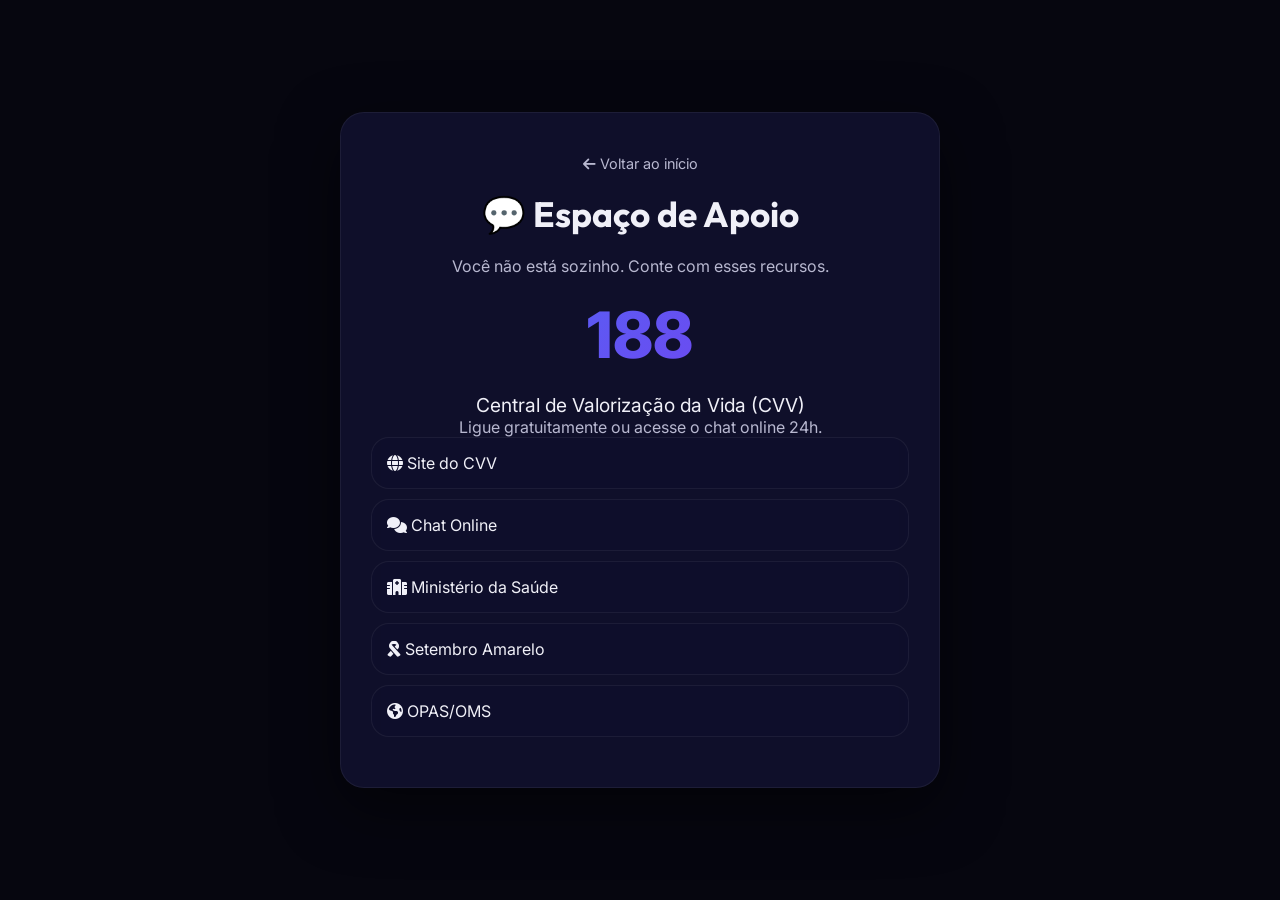
<file: apoio.html>
<!DOCTYPE html>
<html lang="pt-BR">
<head>
    <meta charset="UTF-8">
    <meta name="viewport" content="width=device-width, initial-scale=1.0">
    <title>Espaço de Apoio · Mente em Equilíbrio</title>
    <link rel="preconnect" href="https://fonts.googleapis.com">
    <link rel="preconnect" href="https://fonts.gstatic.com" crossorigin>
    <link href="https://fonts.googleapis.com/css2?family=Inter:wght@300;400;500;600;700;800;900&family=Outfit:wght@300;400;500;600;700;800;900&family=Space+Grotesk:wght@400;500;600;700&display=swap" rel="stylesheet">
    <link rel="stylesheet" href="https://cdnjs.cloudflare.com/ajax/libs/font-awesome/6.5.1/css/all.min.css">
    <style>
        :root {
            --bg-deep: #06060f;
            --bg-glass: rgba(15,15,45,0.55);
            --bg-glass-strong: rgba(20,20,55,0.7);
            --border-glass: rgba(255,255,255,0.06);
            --border-glass-hover: rgba(255,255,255,0.14);
            --text-primary: #f0f0f8;
            --text-secondary: #b8b8d0;
            --accent-cyan: #06b6d4;
            --gradient-blue-purple: linear-gradient(135deg, #4a6cf7, #7c3aed);
            --glow-cyan: 0 0 30px rgba(6,182,212,0.2);
            --radius-lg: 24px;
            --radius-md: 18px;
            --font-display: 'Outfit', sans-serif;
            --font-body: 'Inter', sans-serif;
            --transition-fast: 0.2s ease;
        }
        * { margin:0; padding:0; box-sizing:border-box; }
        body {
            font-family: var(--font-body);
            background: var(--bg-deep);
            color: var(--text-primary);
            min-height: 100vh;
            display: flex;
            align-items: center;
            justify-content: center;
            padding: 20px;
        }
        .subpage-content {
            background: var(--bg-glass-strong);
            backdrop-filter: blur(24px);
            border: 1px solid var(--border-glass);
            border-radius: var(--radius-lg);
            padding: 40px 30px;
            max-width: 600px;
            width: 100%;
            text-align: center;
            box-shadow: 0 20px 60px rgba(0,0,0,0.5);
        }
        .subpage-title {
            font-family: var(--font-display);
            font-size: 2.2rem;
            font-weight: 700;
            margin-bottom: 20px;
        }
        .support-number {
            font-size: 4rem;
            font-weight: 800;
            background: var(--gradient-blue-purple);
            -webkit-background-clip: text;
            -webkit-text-fill-color: transparent;
            background-clip: text;
            margin: 20px 0;
        }
        .support-links a {
            display: block;
            background: var(--bg-glass);
            border: 1px solid var(--border-glass);
            border-radius: var(--radius-md);
            padding: 15px;
            margin-bottom: 10px;
            color: var(--text-primary);
            text-decoration: none;
            transition: all var(--transition-fast);
            text-align: left;
        }
        .support-links a:hover {
            border-color: var(--accent-cyan);
            box-shadow: var(--glow-cyan);
        }
        .back-link { color: var(--text-secondary); text-decoration: none; font-size: 0.9rem; margin-bottom: 20px; display: inline-block; }
        .back-link:hover { color: #fff; }
    </style>
</head>
<body>
    <div class="subpage-content">
        <a href="index.html" class="back-link"><i class="fa-solid fa-arrow-left"></i> Voltar ao início</a>
        <h2 class="subpage-title">💬 Espaço de Apoio</h2>
        <p style="color:var(--text-secondary);">Você não está sozinho. Conte com esses recursos.</p>
        <div class="support-number">188</div>
        <p style="font-size:1.2rem;">Central de Valorização da Vida (CVV)</p>
        <p style="color:var(--text-secondary);">Ligue gratuitamente ou acesse o chat online 24h.</p>
        <div class="support-links">
            <a href="https://www.cvv.org.br" target="_blank"><i class="fa-solid fa-globe"></i> Site do CVV</a>
            <a href="https://www.cvv.org.br/chat" target="_blank"><i class="fa-solid fa-comments"></i> Chat Online</a>
            <a href="https://www.gov.br/saude" target="_blank"><i class="fa-solid fa-hospital"></i> Ministério da Saúde</a>
            <a href="https://www.setembroamarelo.com" target="_blank"><i class="fa-solid fa-ribbon"></i> Setembro Amarelo</a>
            <a href="https://www.paho.org" target="_blank"><i class="fa-solid fa-earth-americas"></i> OPAS/OMS</a>
        </div>
    </div>
</body>
</html>
</file>
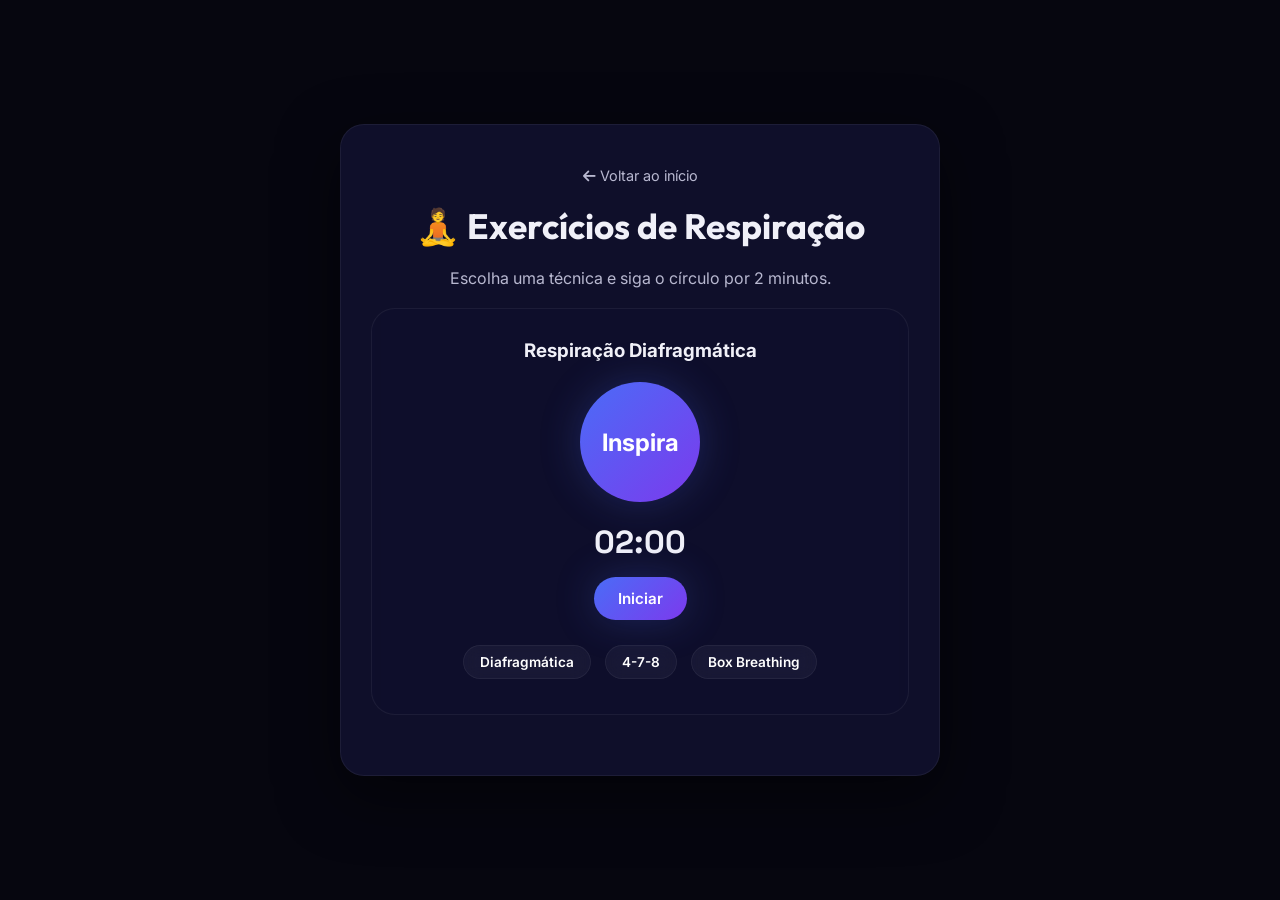
<file: exercicios.html>
<!DOCTYPE html>
<html lang="pt-BR">
<head>
    <meta charset="UTF-8">
    <meta name="viewport" content="width=device-width, initial-scale=1.0">
    <title>Exercícios de Respiração · Mente em Equilíbrio</title>
    <link rel="preconnect" href="https://fonts.googleapis.com">
    <link rel="preconnect" href="https://fonts.gstatic.com" crossorigin>
    <link href="https://fonts.googleapis.com/css2?family=Inter:wght@300;400;500;600;700;800;900&family=Outfit:wght@300;400;500;600;700;800;900&family=Space+Grotesk:wght@400;500;600;700&display=swap" rel="stylesheet">
    <link rel="stylesheet" href="https://cdnjs.cloudflare.com/ajax/libs/font-awesome/6.5.1/css/all.min.css">
    <style>
        :root {
            --bg-deep: #06060f;
            --bg-glass: rgba(15,15,45,0.55);
            --bg-glass-strong: rgba(20,20,55,0.7);
            --border-glass: rgba(255,255,255,0.06);
            --border-glass-hover: rgba(255,255,255,0.14);
            --text-primary: #f0f0f8;
            --text-secondary: #b8b8d0;
            --accent-cyan: #06b6d4;
            --accent-cyan-light: #22d3ee;
            --gradient-blue-purple: linear-gradient(135deg, #4a6cf7, #7c3aed);
            --gradient-cyan-teal: linear-gradient(135deg, #06b6d4, #14b8a6);
            --glow-blue: 0 0 40px rgba(74,108,247,0.25);
            --glow-cyan: 0 0 30px rgba(6,182,212,0.2);
            --radius-lg: 24px;
            --font-display: 'Outfit', sans-serif;
            --font-body: 'Inter', sans-serif;
            --transition-fast: 0.2s ease;
            --transition-smooth: 0.35s ease;
        }
        * { margin:0; padding:0; box-sizing:border-box; }
        body {
            font-family: var(--font-body);
            background: var(--bg-deep);
            color: var(--text-primary);
            min-height: 100vh;
            display: flex;
            align-items: center;
            justify-content: center;
            padding: 20px;
        }
        .subpage-content {
            background: var(--bg-glass-strong);
            backdrop-filter: blur(24px);
            border: 1px solid var(--border-glass);
            border-radius: var(--radius-lg);
            padding: 40px 30px;
            max-width: 600px;
            width: 100%;
            text-align: center;
            box-shadow: 0 20px 60px rgba(0,0,0,0.5);
        }
        .subpage-title {
            font-family: var(--font-display);
            font-size: 2.2rem;
            font-weight: 700;
            margin-bottom: 20px;
        }
        .breathing-exercise {
            background: var(--bg-glass);
            border: 1px solid var(--border-glass);
            border-radius: var(--radius-lg);
            padding: 30px;
            margin: 20px 0;
        }
        .breathing-circle {
            width: 120px;
            height: 120px;
            border-radius: 50%;
            background: var(--gradient-blue-purple);
            margin: 20px auto;
            display: flex;
            align-items: center;
            justify-content: center;
            font-size: 1.5rem;
            font-weight: 700;
            color: #fff;
            transition: transform 0.1s;
            box-shadow: var(--glow-blue);
        }
        .breathing-circle.inhale { transform: scale(1.3); background: var(--gradient-cyan-teal); }
        .breathing-circle.exhale { transform: scale(0.8); background: var(--gradient-blue-purple); }
        .breathing-timer {
            font-size: 2rem;
            font-weight: 700;
            margin: 10px 0;
            font-family: 'Space Grotesk', monospace;
        }
        .btn {
            display: inline-flex;
            align-items: center;
            gap: 8px;
            padding: 12px 24px;
            border-radius: 50px;
            font-weight: 600;
            font-size: 0.95rem;
            text-decoration: none;
            cursor: pointer;
            border: none;
            transition: all var(--transition-smooth);
            font-family: var(--font-body);
            margin: 5px;
        }
        .btn-primary { background: var(--gradient-blue-purple); color: #fff; box-shadow: var(--glow-blue); }
        .btn-primary:hover { box-shadow: 0 0 30px rgba(74,108,247,0.5); transform: translateY(-2px); }
        .btn-secondary { background: rgba(255,255,255,0.04); color: #fff; border: 1px solid var(--border-glass); backdrop-filter: blur(10px); }
        .btn-secondary:hover { background: rgba(255,255,255,0.1); border-color: var(--border-glass-hover); }
        .btn-sm { padding: 8px 16px; font-size: 0.85rem; }
        .back-link { color: var(--text-secondary); text-decoration: none; font-size: 0.9rem; margin-bottom: 20px; display: inline-block; }
        .back-link:hover { color: #fff; }
    </style>
</head>
<body>
    <div class="subpage-content">
        <a href="index.html" class="back-link"><i class="fa-solid fa-arrow-left"></i> Voltar ao início</a>
        <h2 class="subpage-title">🧘 Exercícios de Respiração</h2>
        <p style="color:var(--text-secondary); margin-bottom:20px;">Escolha uma técnica e siga o círculo por 2 minutos.</p>

        <div class="breathing-exercise" id="breathingBox">
            <h3 id="breathingName">Respiração Diafragmática</h3>
            <div class="breathing-circle" id="breathingCircle">Inspira</div>
            <div class="breathing-timer" id="breathingTimer">02:00</div>
            <button class="btn btn-primary" id="breathingStart">Iniciar</button>
            <div style="margin-top:15px;">
                <button class="btn btn-sm btn-secondary" onclick="switchBreathing(0)">Diafragmática</button>
                <button class="btn btn-sm btn-secondary" onclick="switchBreathing(1)">4-7-8</button>
                <button class="btn btn-sm btn-secondary" onclick="switchBreathing(2)">Box Breathing</button>
            </div>
        </div>
    </div>

    <script>
        const breathingCircle = document.getElementById('breathingCircle');
        const breathingTimer = document.getElementById('breathingTimer');
        const breathingStart = document.getElementById('breathingStart');
        const breathingName = document.getElementById('breathingName');
        let breathingInterval, timerInterval;
        let currentBreathing = 0;
        const breathingPatterns = [
            { name: 'Respiração Diafragmática', inhale: 4, exhale: 6 },
            { name: 'Respiração 4-7-8', inhale: 4, hold: 7, exhale: 8 },
            { name: 'Box Breathing', inhale: 4, hold: 4, exhale: 4, hold2: 4 }
        ];

        window.switchBreathing = (index) => {
            currentBreathing = index;
            breathingName.textContent = breathingPatterns[index].name;
            clearInterval(breathingInterval);
            clearInterval(timerInterval);
            breathingCircle.textContent = 'Pronto';
            breathingCircle.classList.remove('inhale', 'exhale');
            breathingTimer.textContent = '02:00';
            breathingStart.disabled = false;
        };

        breathingStart.addEventListener('click', () => {
            breathingStart.disabled = true;
            let timeLeft = 120;
            const pattern = breathingPatterns[currentBreathing];
            let step = 0, stepTime = 0;
            const steps = [];
            if (currentBreathing === 0) {
                steps.push({ name: 'Inspira', time: pattern.inhale, class: 'inhale' });
                steps.push({ name: 'Expira', time: pattern.exhale, class: 'exhale' });
            } else if (currentBreathing === 1) {
                steps.push({ name: 'Inspira', time: pattern.inhale, class: 'inhale' });
                steps.push({ name: 'Segura', time: pattern.hold, class: '' });
                steps.push({ name: 'Expira', time: pattern.exhale, class: 'exhale' });
            } else {
                steps.push({ name: 'Inspira', time: pattern.inhale, class: 'inhale' });
                steps.push({ name: 'Segura', time: pattern.hold, class: '' });
                steps.push({ name: 'Expira', time: pattern.exhale, class: 'exhale' });
                steps.push({ name: 'Segura', time: pattern.hold2, class: '' });
            }

            function runStep() {
                if (timeLeft <= 0) {
                    clearInterval(breathingInterval);
                    clearInterval(timerInterval);
                    breathingCircle.textContent = 'Fim';
                    breathingCircle.classList.remove('inhale', 'exhale');
                    breathingStart.disabled = false;
                    return;
                }
                const s = steps[step % steps.length];
                breathingCircle.textContent = s.name;
                breathingCircle.classList.remove('inhale', 'exhale');
                if (s.class) breathingCircle.classList.add(s.class);
                stepTime = s.time;
                step++;
            }
            runStep();
            breathingInterval = setInterval(() => {
                stepTime--;
                if (stepTime <= 0) runStep();
            }, 1000);
            timerInterval = setInterval(() => {
                timeLeft--;
                const min = Math.floor(timeLeft / 60);
                const sec = timeLeft % 60;
                breathingTimer.textContent = `${String(min).padStart(2, '0')}:${String(sec).padStart(2, '0')}`;
                if (timeLeft <= 0) clearInterval(timerInterval);
            }, 1000);
        });
    </script>
</body>
</html>
</file>
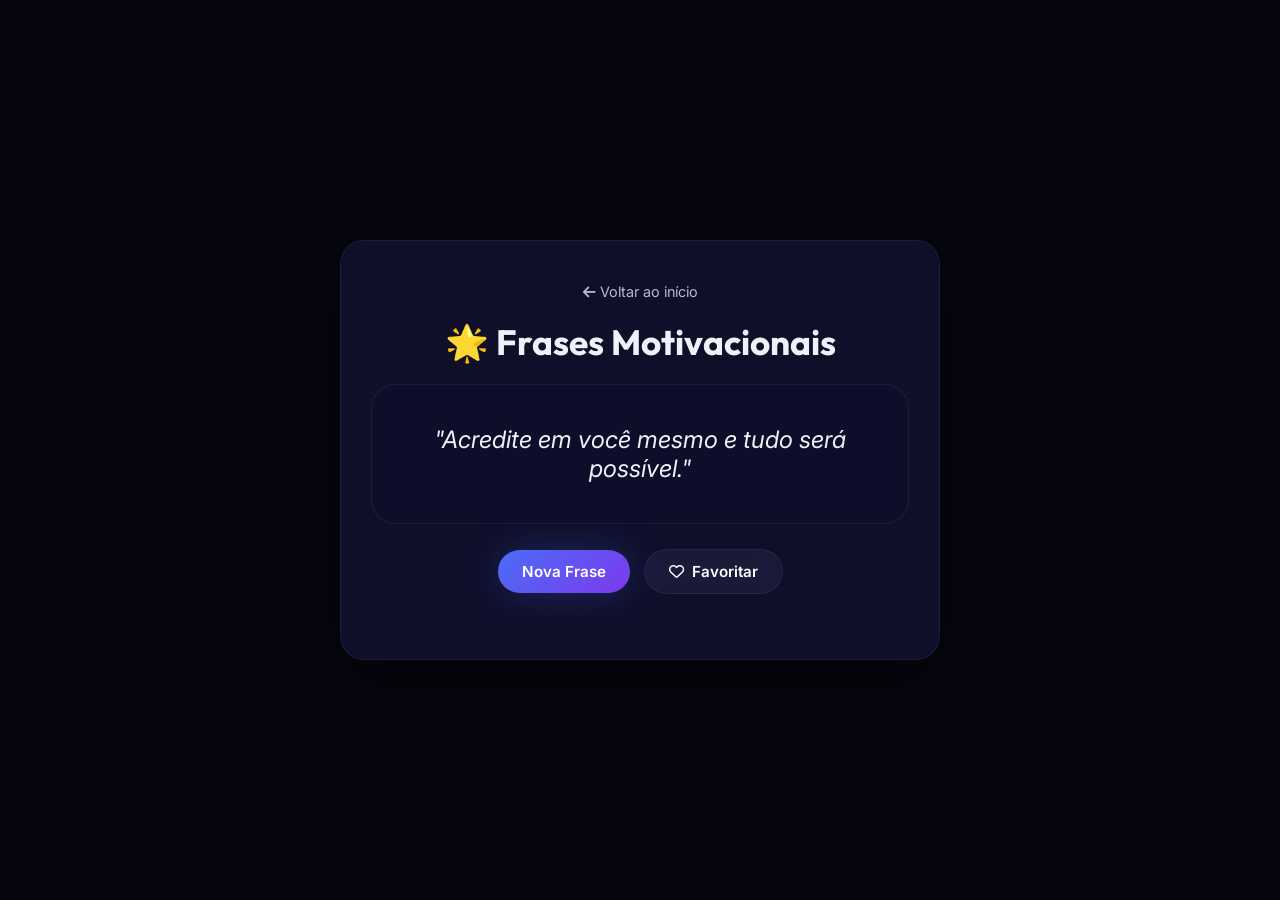
<file: frases.html>
<!DOCTYPE html>
<html lang="pt-BR">
<head>
    <meta charset="UTF-8">
    <meta name="viewport" content="width=device-width, initial-scale=1.0">
    <title>Frases Motivacionais · Mente em Equilíbrio</title>
    <link rel="preconnect" href="https://fonts.googleapis.com">
    <link rel="preconnect" href="https://fonts.gstatic.com" crossorigin>
    <link href="https://fonts.googleapis.com/css2?family=Inter:wght@300;400;500;600;700;800;900&family=Outfit:wght@300;400;500;600;700;800;900&family=Space+Grotesk:wght@400;500;600;700&display=swap" rel="stylesheet">
    <link rel="stylesheet" href="https://cdnjs.cloudflare.com/ajax/libs/font-awesome/6.5.1/css/all.min.css">
    <style>
        :root {
            --bg-deep: #06060f;
            --bg-glass: rgba(15,15,45,0.55);
            --bg-glass-strong: rgba(20,20,55,0.7);
            --border-glass: rgba(255,255,255,0.06);
            --border-glass-hover: rgba(255,255,255,0.14);
            --text-primary: #f0f0f8;
            --text-secondary: #b8b8d0;
            --accent-cyan: #06b6d4;
            --gradient-blue-purple: linear-gradient(135deg, #4a6cf7, #7c3aed);
            --glow-blue: 0 0 40px rgba(74,108,247,0.25);
            --radius-lg: 24px;
            --radius-md: 18px;
            --font-display: 'Outfit', sans-serif;
            --font-body: 'Inter', sans-serif;
            --transition-fast: 0.2s ease;
            --transition-smooth: 0.35s ease;
        }
        * { margin:0; padding:0; box-sizing:border-box; }
        body {
            font-family: var(--font-body);
            background: var(--bg-deep);
            color: var(--text-primary);
            min-height: 100vh;
            display: flex;
            align-items: center;
            justify-content: center;
            padding: 20px;
        }
        .subpage-content {
            background: var(--bg-glass-strong);
            backdrop-filter: blur(24px);
            border: 1px solid var(--border-glass);
            border-radius: var(--radius-lg);
            padding: 40px 30px;
            max-width: 600px;
            width: 100%;
            text-align: center;
            box-shadow: 0 20px 60px rgba(0,0,0,0.5);
        }
        .subpage-title {
            font-family: var(--font-display);
            font-size: 2.2rem;
            font-weight: 700;
            margin-bottom: 20px;
        }
        .quote-box {
            background: var(--bg-glass);
            border: 1px solid var(--border-glass);
            border-radius: var(--radius-lg);
            padding: 40px;
            text-align: center;
            font-size: 1.5rem;
            font-style: italic;
            margin: 20px 0;
        }
        .diary-entries {
            margin-top: 20px;
            text-align: left;
        }
        .diary-entry {
            background: var(--bg-glass);
            border: 1px solid var(--border-glass);
            border-radius: var(--radius-md);
            padding: 12px;
            margin-bottom: 8px;
            color: var(--text-secondary);
        }
        .btn {
            display: inline-flex;
            align-items: center;
            gap: 8px;
            padding: 12px 24px;
            border-radius: 50px;
            font-weight: 600;
            font-size: 0.95rem;
            text-decoration: none;
            cursor: pointer;
            border: none;
            transition: all var(--transition-smooth);
            font-family: var(--font-body);
            margin: 5px;
        }
        .btn-primary { background: var(--gradient-blue-purple); color: #fff; box-shadow: var(--glow-blue); }
        .btn-primary:hover { box-shadow: 0 0 30px rgba(74,108,247,0.5); transform: translateY(-2px); }
        .btn-secondary { background: rgba(255,255,255,0.04); color: #fff; border: 1px solid var(--border-glass); backdrop-filter: blur(10px); }
        .btn-secondary:hover { background: rgba(255,255,255,0.1); border-color: var(--border-glass-hover); }
        .back-link { color: var(--text-secondary); text-decoration: none; font-size: 0.9rem; margin-bottom: 20px; display: inline-block; }
        .back-link:hover { color: #fff; }
    </style>
</head>
<body>
    <div class="subpage-content">
        <a href="index.html" class="back-link"><i class="fa-solid fa-arrow-left"></i> Voltar ao início</a>
        <h2 class="subpage-title">🌟 Frases Motivacionais</h2>
        <div class="quote-box" id="quoteDisplay">"Acredite em você mesmo e tudo será possível."</div>
        <button class="btn btn-primary" onclick="newQuote()">Nova Frase</button>
        <button class="btn btn-secondary" onclick="favoriteQuote()"><i class="fa-regular fa-heart"></i> Favoritar</button>
        <div class="diary-entries" id="favQuotes" style="margin-top:20px;"></div>
    </div>

    <script>
        const quotes = [
            "Acredite em você mesmo e tudo será possível.",
            "A jornada mais longa começa com um único passo.",
            "Sua mente é um jardim, cultive pensamentos positivos.",
            "Você é mais forte do que imagina.",
            "Cada dia é uma nova chance para recomeçar.",
            "O sucesso é a soma de pequenos esforços repetidos.",
            "Não desista, grandes coisas levam tempo.",
            "Seja a mudança que você deseja ver no mundo."
        ];

        window.newQuote = () => {
            const i = Math.floor(Math.random() * quotes.length);
            document.getElementById('quoteDisplay').textContent = `"${quotes[i]}"`;
        };

        window.favoriteQuote = () => {
            const text = document.getElementById('quoteDisplay').textContent;
            let favs = JSON.parse(localStorage.getItem('favQuotes') || '[]');
            if (!favs.includes(text)) {
                favs.unshift(text);
                localStorage.setItem('favQuotes', JSON.stringify(favs));
                renderFavs();
            }
        };

        function renderFavs() {
            const favs = JSON.parse(localStorage.getItem('favQuotes') || '[]');
            document.getElementById('favQuotes').innerHTML = favs.map(q => `<div class="diary-entry">${q}</div>`).join('');
        }
        renderFavs();
    </script>
</body>
</html>
</file>
